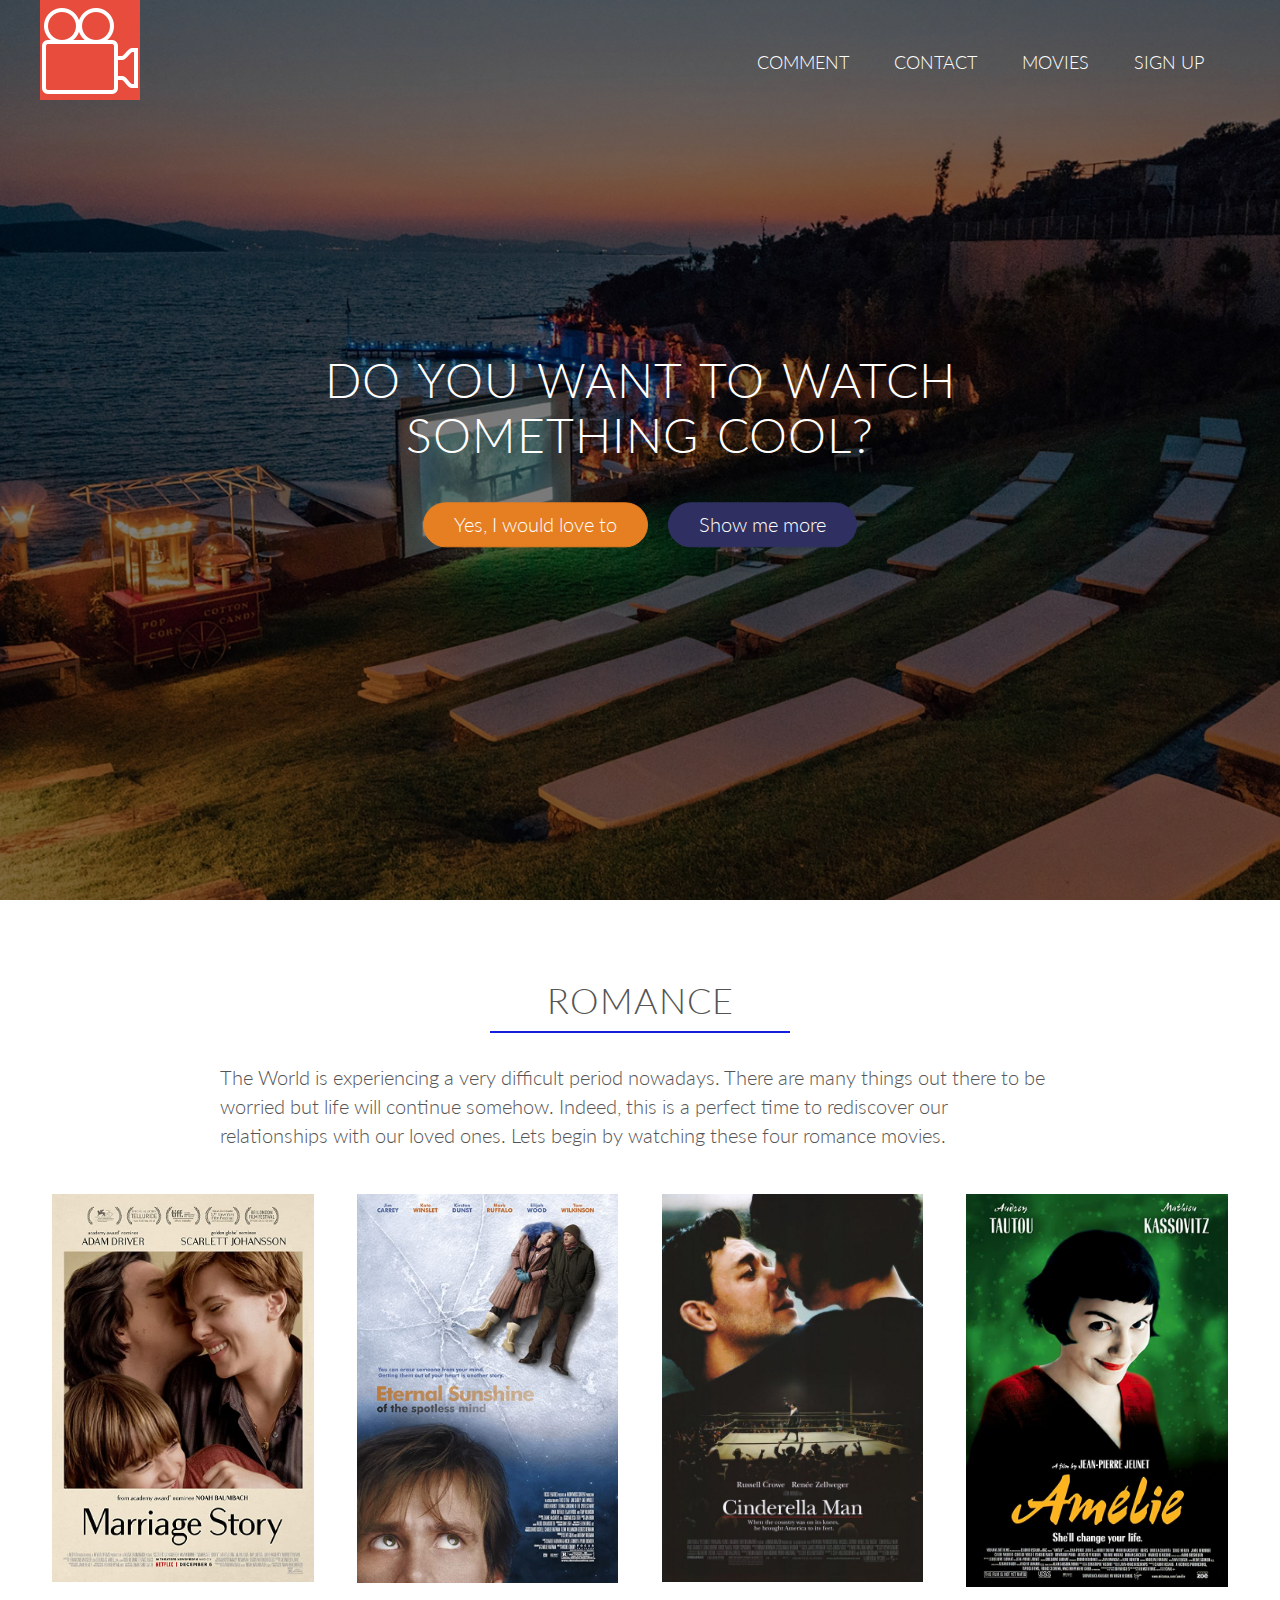
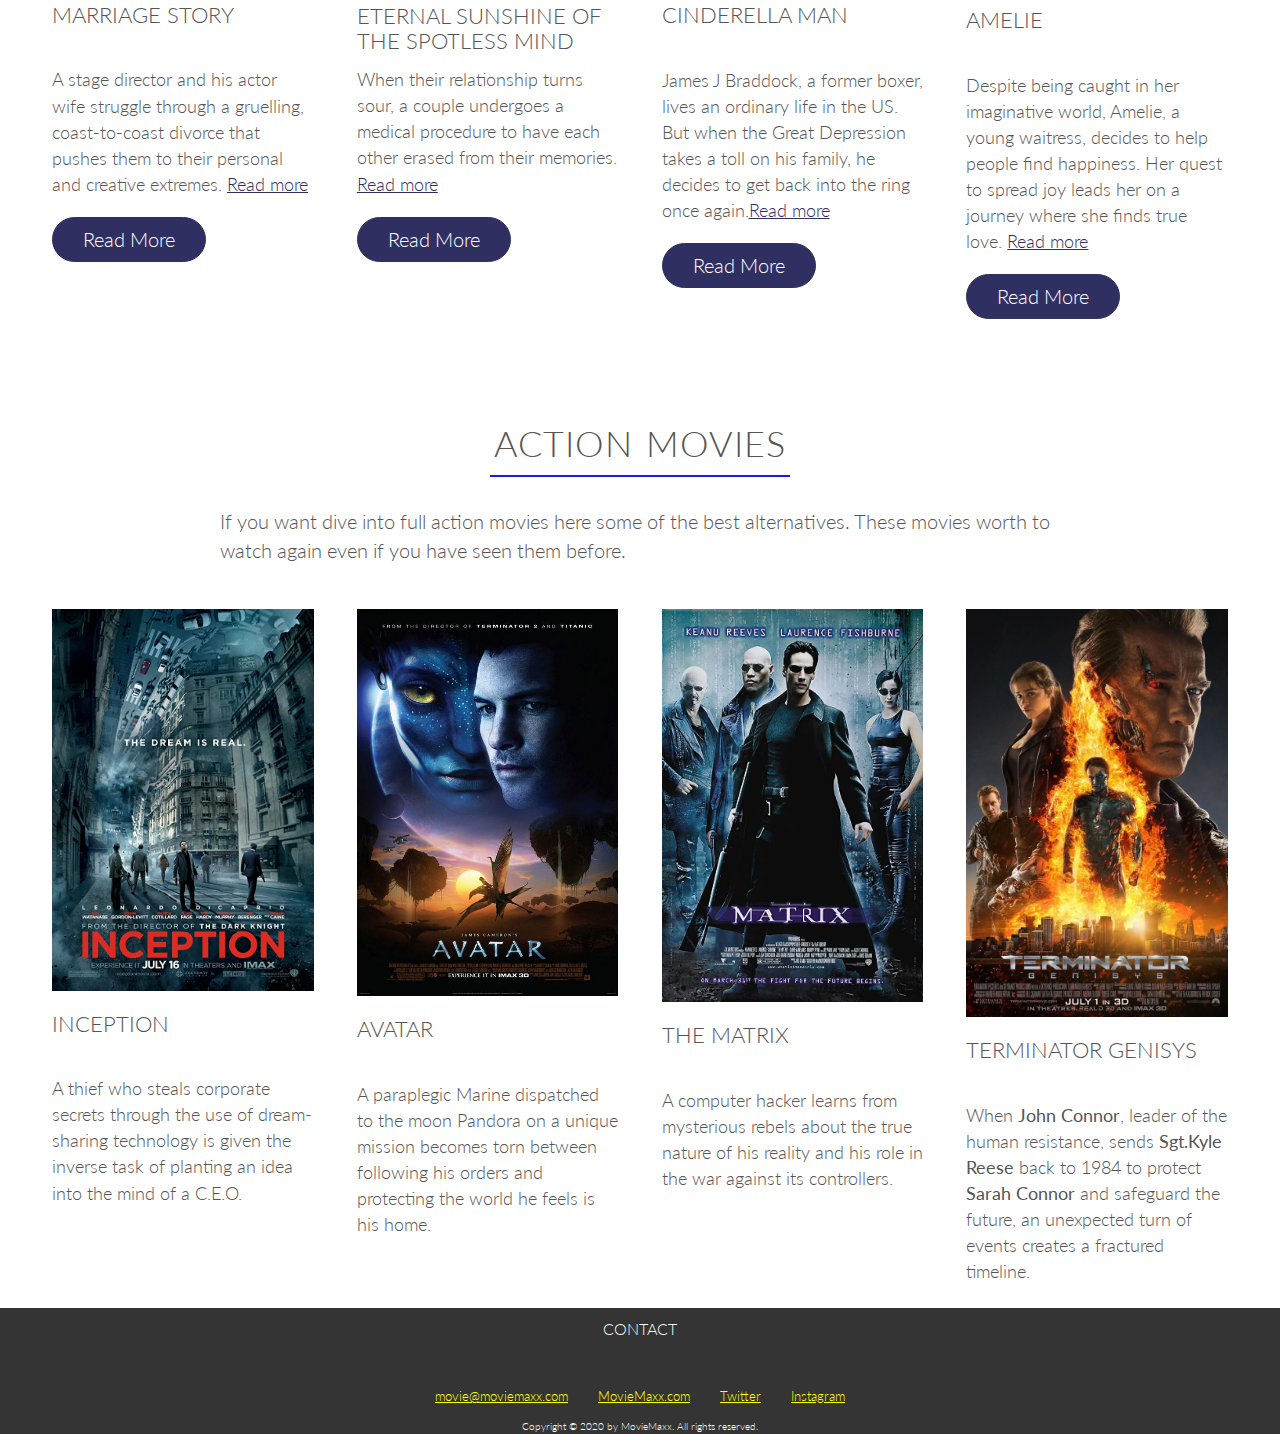
<file: index.html>
<!DOCTYPE html>
<html lang="en">

<head>
    <link rel="stylesheet" type="text/css" href="external/css/normalize.css">
    <link rel="stylesheet" type="text/css" href="external/css/grid.css">
    <link rel="stylesheet" type="text/css" href="resources/css/style.css">
    <link href="https://fonts.googleapis.com/css?family=Lato:300i,400&display=swap" rel="stylesheet">
    <meta charset="UTF-8">
    <title>MovieMaxx</title>
</head>

<body>
<header>
    <nav>
        <div class="row">
            <img src="resources/img/icons8-documentary-100.png" alt="MovieMaxx logo" class="logo">
            <ul class="main-nav">
                <li><a href="comment.html">Comment</a></li>
                <li><a href="contact">Contact</a></li>
                <li><a href="movies.html">Movies</a></li>
                <li><a href="signup.html">Sign up</a></li>
            </ul>
        </div>
    </nav>
    <div class="header-text-box">
        <h1>DO YOU WANT TO WATCH <br> SOMETHING COOL?</h1>
        <div class="buttons">
        <a class="btn btn-full" href="#">Yes, I would love to</a>
        <a class="btn btn-ghost" href="#">Show me more</a>
        </div>
    </div>
</header>
<section class="section-features">
    <div class="row">
        <h2> ROMANCE </h2>
        <p class="long-copy">
            The World is experiencing a very difficult period nowadays.
            There are many things out there to be worried but life will continue somehow.
            Indeed, this is a perfect time to rediscover our relationships with our loved ones.
            Lets begin by watching these four romance movies.

        </p>
    </div>


    <div class="row">
        <div class="col span-1-of-4 box">
            <img class="movie-image" src="resources/img/1.jpg" alt="movie image">
            <h3> MARRIAGE STORY </h3>
            <p>A stage director and his actor wife struggle through a gruelling,
                coast-to-coast divorce that pushes them to their personal and creative extremes. <a
                        href="https://www.imdb.com/title/tt7653254/?ref_=nv_sr_srsg_0" target="_blank">Read more</a>
            </p>

            <a class="btn  btn-ghost" href="https://www.imdb.com/title/tt7653254/?ref_=nv_sr_srsg_0" target="_blank">Read
                More</a>


        </div>


        <div class="col span-1-of-4 box">
            <img class="movie-image" src="resources/img/2.jpg" alt="">

            <h3 id="double-line"> Eternal Sunshine of the Spotless Mind </h3>
            <p> When their relationship turns sour,
                a couple undergoes a medical procedure to have each other erased from their memories. <a
                        href="https://www.imdb.com/title/tt0338013/?ref_=nv_sr_srsg_0" target="_blank">Read more</a>

            </p>

            <a class="btn  btn-ghost" href="https://www.imdb.com/title/tt7653254/?ref_=nv_sr_srsg_0" target="_blank">Read
                More</a>
        </div>
        <div class="col span-1-of-4 box">
            <img class="movie-image" src="resources/img/3.jpg" alt="">

            <h3> CINDERELLA MAN </h3>
            <p>
                James J Braddock, a former boxer, lives an ordinary life in the US.
                But when the Great Depression takes a toll on his family, he decides to get back into the ring once
                again.<a href="https://www.imdb.com/title/tt0352248/?ref_=nv_sr_srsg_0" target="_blank">Read more</a>
            </p>
            <a class="btn  btn-ghost" href="https://www.imdb.com/title/tt7653254/?ref_=nv_sr_srsg_0" target="_blank">Read
                More</a>
        </div>
        <div class="col span-1-of-4 box">
            <img class="movie-image" src="resources/img/4.jpg" alt="">

            <h3> AMELIE </h3>
            <p>
                Despite being caught in her imaginative world,
                Amelie, a young waitress, decides to help people find happiness.
                Her quest to spread joy leads her on a journey where she finds true love. <a
                    href="https://www.imdb.com/title/tt0211915/?ref_=fn_al_tt_1" target="_blank">Read more</a>
            </p>
            <a class="btn  btn-ghost" href="https://www.imdb.com/title/tt7653254/?ref_=nv_sr_srsg_0" target="_blank">Read
                More</a>
        </div>

    </div>
</section>


<section class="section-features">
    <div class="row">
        <h2> ACTION MOVIES </h2>
        <p class="long-copy">
            If you want dive into full action movies here some of the best alternatives. These movies worth to watch
            again even if you have seen them before.
        </p>
    </div>
    <div class="row">
        <div class="col span-1-of-4 box">
            <img class="movie-image" src="resources/img/5.jpg" alt="">
            <h3> Inception </h3>
            <p>A thief who steals corporate secrets through the use of dream-sharing technology
                is given the inverse task of planting an idea into the mind of a C.E.O.
            </p>
        </div>
        <div class="col span-1-of-4 box">
            <img class="movie-image" src="resources/img/6.jpg" alt="">

            <h3> Avatar </h3>
            <p>A paraplegic Marine dispatched to the moon Pandora on a unique mission becomes torn between following his
                orders and protecting the world he feels is his home.
            </p>
        </div>
        <div class="col span-1-of-4 box">
            <img class="movie-image" src="resources/img/7.jpg" alt="">

            <h3> The Matrix </h3>
            <p>
                A computer hacker learns from mysterious rebels about the true nature of
                his reality and his role in the war against its controllers.
            </p>
        </div>
        <div class="col span-1-of-4 box">
            <img class="movie-image" src="resources/img/8.jpg" alt="">

            <h3> Terminator Genisys </h3>
            <p>
                When <b>John Connor</b>, leader of the human resistance,
                sends <b>Sgt.Kyle Reese</b> back to 1984 to protect <b>Sarah Connor</b> and safeguard the future,
                an unexpected turn of events creates a fractured timeline.
            </p>
        </div>

    </div>
</section>


<footer>
    <div class="row">

        <div class="content-wrap">
            <h3>CONTACT</h3>

            <ul class="contact-list">
                <li><a href="mailto:movie@moviemaxx.com">movie@moviemaxx.com</a></li>
                <li><a href="http://MovieMaxx.com" target="_blank">MovieMaxx.com</a></li>
                <li><a href="http://twitter.com/MovieMaxx" target="_blank">Twitter</a></li>
                <li><a href="#" target="_blank">Instagram</a></li>
            </ul>


        </div>

        <div class="row">
            <p>
              <small> Copyright &copy; 2020 by MovieMaxx. All rights reserved. </small>
            </p>
        </div>
    </div>
</footer>

</body>

</html>
</file>
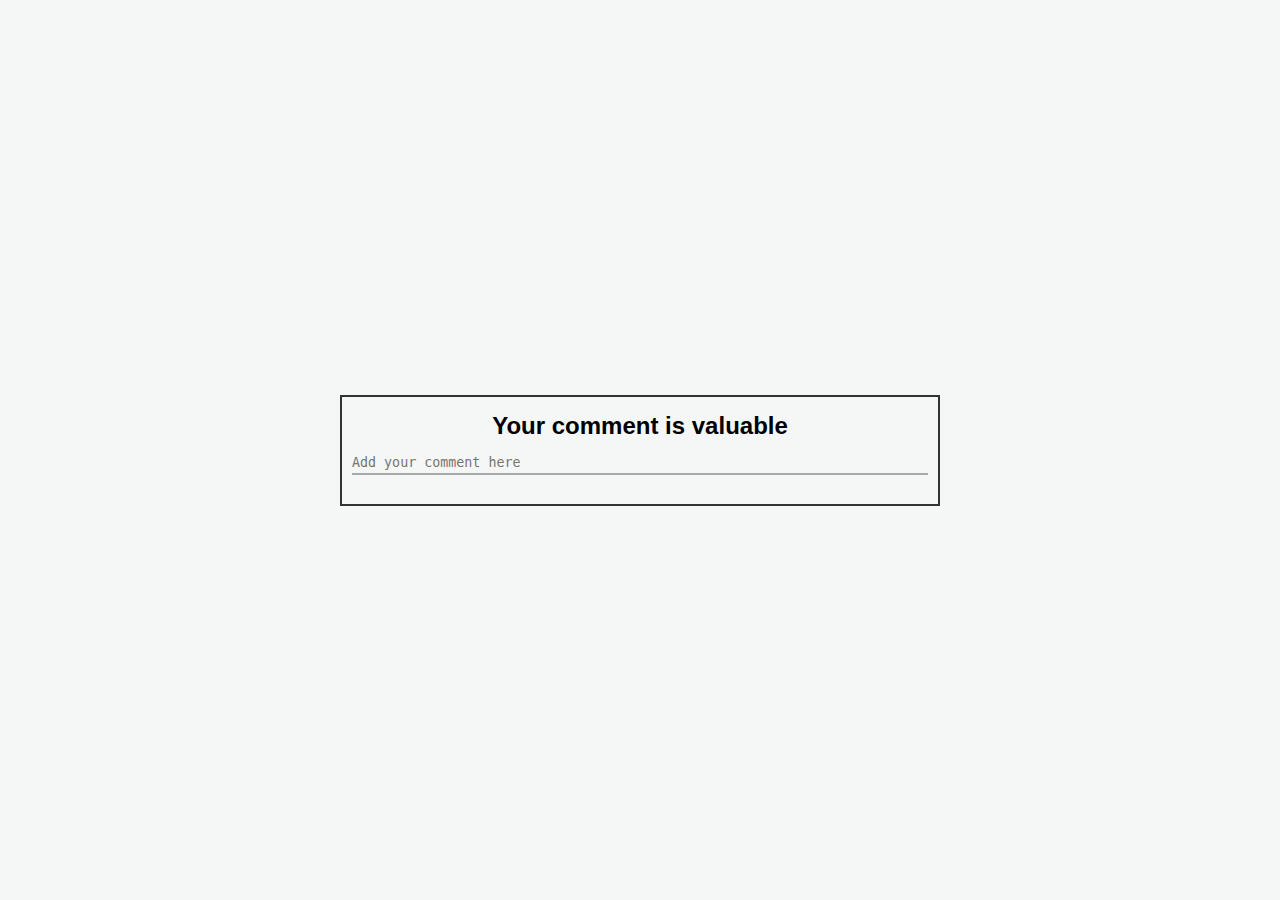
<file: comment.html>
<!DOCTYPE html>
<html  lang="en">
        <head >
            <meta charset="UTF-8">
            <title>Comment</title>
            <link rel="stylesheet" type="text/css" href="resources/css/comment.css">
        </head>
        <body >
            <div class="container">
                <h2>Your comment is valuable</h2>
                <form>
                    <textarea placeholder='Add your comment here'></textarea>
                    <div class="btn">
                        <input type="submit" value='SEND'>
                        <button id='clear'>Cancel</button>
                    </div>
                </form>
            </div>
        
        
            <script src='resources/js/plugin.js'></script>
        </body>
</html>
</file>
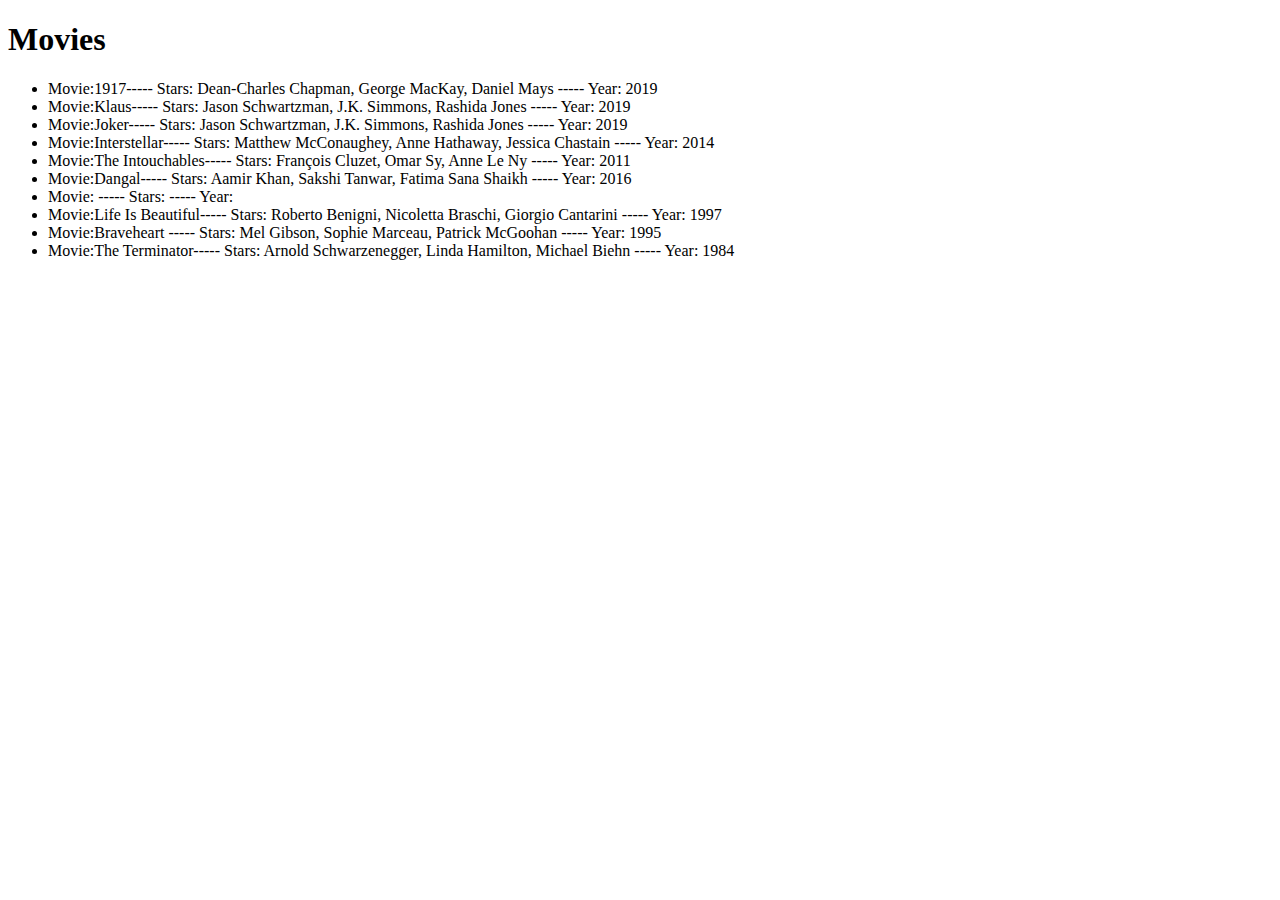
<file: movies.html>
<!DOCTYPE html>
<html lang="en">
<head>
    <meta charset="UTF-8">
    <title>Movies</title>
</head>
<body>
<h1>Movies</h1>
<ul id="movies"></ul>
<script src="resources/js/fetch.js"></script>
</body>
</file>
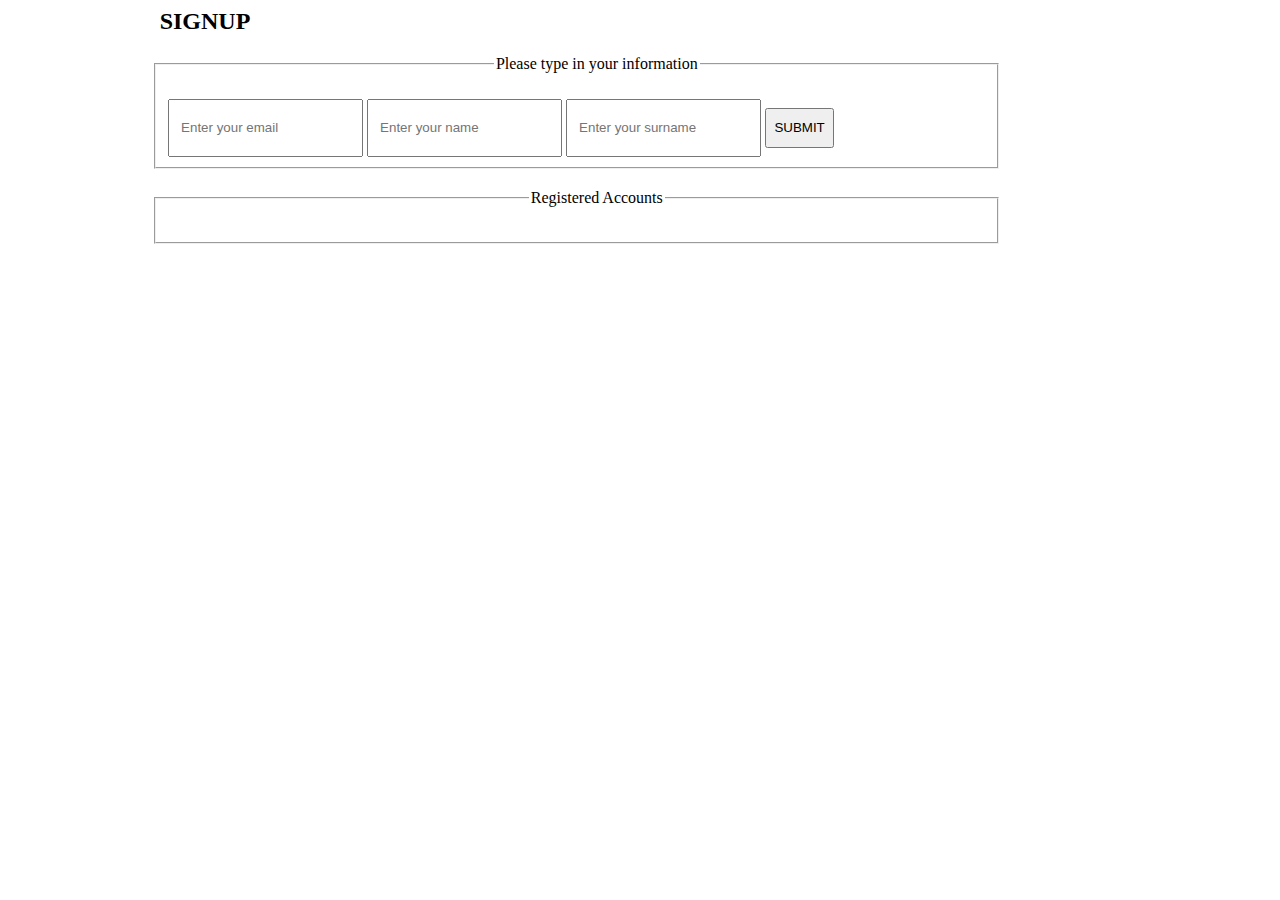
<file: signup.html>
<!DOCTYPE html>
<html lang="en">
<head>
    <meta charset="UTF-8">
    <title>Signup</title>
    <link rel="stylesheet" href="resources/css/storage.css">

</head>
<body>
<h2>SIGNUP</h2>
<div class="input-data">
<fieldset>
    <legend>Please type in your information</legend>
    <input id="inpEmail" type="text" placeholder=" Enter your email">
    <input id="inpName" type="text" placeholder=" Enter your name">
    <input id="inpSurname" type="text" placeholder=" Enter your surname">
    <button type="button" id="btnInsert"> SUBMIT</button>
</fieldset>
</div>

<div class="output">
<fieldset>
    <legend>Registered Accounts</legend>
    <div id="lsOutput"></div>
</fieldset>
</div>
<script type="text/javascript" src="resources/js/storage.js"></script>
</body>


</html>
</file>
<file: external/css/grid.css>
/*  SECTIONS  ============================================================================= */

.section {
	clear: both;
	padding: 0px;
	margin: 0px;
}

/*  GROUPING  ============================================================================= */

.row {
    zoom: 1; /* For IE 6/7 (trigger hasLayout) */
}

.row:before,
.row:after {
    content:"";
    display:table;
}
.row:after {
    clear:both;
}

/*  GRID COLUMN SETUP   ==================================================================== */

.col {
	display: block;
	float:left;
	margin: 1% 0 1% 1.6%;
}

.col:first-child { margin-left: 0; } /* all browsers except IE6 and lower */


/*  REMOVE MARGINS AS ALL GO FULL WIDTH AT 480 PIXELS */

@media only screen and (max-width: 480px) {
	.col { 
		/*margin: 1% 0 1% 0%;*/
        margin: 0;
	}
}


/*  GRID OF TWO   ============================================================================= */


.span-2-of-2 {
	width: 100%;
}

.span-1-of-2 {
	width: 49.2%;
}

/*  GO FULL WIDTH AT LESS THAN 480 PIXELS */

@media only screen and (max-width: 480px) {
	.span-2-of-2 {
		width: 100%; 
	}
	.span-1-of-2 {
		width: 100%; 
	}
}


/*  GRID OF THREE   ============================================================================= */

	
.span-3-of-3 {
	width: 100%; 
}

.span-2-of-3 {
	width: 66.13%; 
}

.span-1-of-3 {
	width: 32.26%; 
}


/*  GO FULL WIDTH AT LESS THAN 480 PIXELS */

@media only screen and (max-width: 480px) {
	.span-3-of-3 {
		width: 100%; 
	}
	.span-2-of-3 {
		width: 100%; 
	}
	.span-1-of-3 {
		width: 100%;
	}
}

/*  GRID OF FOUR   ============================================================================= */

	
.span-4-of-4 {
	width: 100%; 
}

.span-3-of-4 {
	width: 74.6%; 
}

.span-2-of-4 {
	width: 49.2%; 
}

.span-1-of-4 {
	width: 23.8%; 
}


/*  GO FULL WIDTH AT LESS THAN 480 PIXELS */

@media only screen and (max-width: 480px) {
	.span-4-of-4 {
		width: 100%; 
	}
	.span-3-of-4 {
		width: 100%; 
	}
	.span-2-of-4 {
		width: 100%; 
	}
	.span-1-of-4 {
		width: 100%; 
	}
}


/*  GRID OF FIVE   ============================================================================= */

	
.span-5-of-5 {
	width: 100%;
}

.span-4-of-5 {
  	width: 79.68%; 
}

.span-3-of-5 {
  	width: 59.36%; 
}

.span-2-of-5 {
  	width: 39.04%;
}

.span-1-of-5 {
  	width: 18.72%;
}


/*  GO FULL WIDTH AT LESS THAN 480 PIXELS */

@media only screen and (max-width: 480px) {
	.span-5-of-5 {
		width: 100%; 
	}
	.span-4-of-5 {
		width: 100%; 
	}
	.span-3-of-5 {
		width: 100%; 
	}
	.span-2-of-5 {
		width: 100%; 
	}
	.span-1-of-5 {
		width: 100%; 
	}
}


/*  GRID OF SIX   ============================================================================= */


.span-6-of-6 {
	width: 100%;
}

.span-5-of-6 {
  	width: 83.06%;
}

.span-4-of-6 {
  	width: 66.13%;
}

.span-3-of-6 {
  	width: 49.2%;
}

.span-2-of-6 {
  	width: 32.26%;
}

.span-1-of-6 {
  	width: 15.33%;
}


/*  GO FULL WIDTH AT LESS THAN 480 PIXELS */

@media only screen and (max-width: 480px) {
	.span-6-of-6 {
		width: 100%; 
	}
	.span-5-of-6 {
		width: 100%; 
	}
	.span-4-of-6 {
		width: 100%; 
	}
	.span-3-of-6 {
		width: 100%; 
	}
	.span-2-of-6 {
		width: 100%; 
	}
	.span-1-of-6 {
		width: 100%; 
	}
}



/*  GRID OF SEVEN   ============================================================================= */


.span-7-of-7 {
	width: 100%;
}

.span-6-of-7 {
	width: 85.48%;
}

.span-5-of-7 {
  	width: 70.97%;
}

.span-4-of-7 {
  	width: 56.45%;
}

.span-3-of-7 {
  	width: 41.94%;
}

.span-2-of-7 {
  	width: 27.42%;
}

.span-1-of-7 {
  	width: 12.91%;
}


/*  GO FULL WIDTH AT LESS THAN 480 PIXELS */

@media only screen and (max-width: 480px) {
	.span-7-of-7 {
		width: 100%; 
	}
	.span-6-of-7 {
		width: 100%; 
	}
	.span-5-of-7 {
		width: 100%; 
	}
	.span-4-of-7 {
		width: 100%; 
	}
	.span-3-of-7 {
		width: 100%; 
	}
	.span-2-of-7 {
		width: 100%; 
	}
	.span-1-of-7 {
		width: 100%; 
	}
}


/*  GRID OF EIGHT   ============================================================================= */

	
.span-8-of-8 {
	width: 100%;
}

.span-7-of-8 {
	width: 87.3%; 
}

.span-6-of-8 {
	width: 74.6%; 
}

.span-5-of-8 {
	width: 61.9%; 
}

.span-4-of-8 {
	width: 49.2%; 
}

.span-3-of-8 {
	width: 36.5%;
}

.span-2-of-8 {
	width: 23.8%; 
}

.span-1-of-8 {
	width: 11.1%; 
}


/*  GO FULL WIDTH AT LESS THAN 480 PIXELS */

@media only screen and (max-width: 480px) {
	.span-8-of-8 {
		width: 100%; 
	}
	.span-7-of-8 {
		width: 100%; 
	}
	.span-6-of-8 {
		width: 100%; 
	}
	.span-5-of-8 {
		width: 100%; 
	}
	.span-4-of-8 {
		width: 100%; 
	}
	.span-3-of-8 {
		width: 100%; 
	}
	.span-2-of-8 {
		width: 100%; 
	}
	.span-1-of-8 {
		width: 100%; 
	}
}


/*  GRID OF NINE   ============================================================================= */


.span-9-of-9 {
	width: 100%;
}

.span-8-of-9 {
	width: 88.71%;
}

.span-7-of-9 {
	width: 77.42%; 
}

.span-6-of-9 {
	width: 66.13%; 
}

.span-5-of-9 {
	width: 54.84%; 
}

.span-4-of-9 {
	width: 43.55%; 
}

.span-3-of-9 {
	width: 32.26%;
}

.span-2-of-9 {
	width: 20.97%; 
}

.span-1-of-9 {
	width: 9.68%; 
}


/*  GO FULL WIDTH AT LESS THAN 480 PIXELS */

@media only screen and (max-width: 480px) {
	.span-9-of-9 {
		width: 100%; 
	}
	.span-8-of-9 {
		width: 100%; 
	}
	.span-7-of-9 {
		width: 100%; 
	}
	.span-6-of-9 {
		width: 100%; 
	}
	.span-5-of-9 {
		width: 100%; 
	}
	.span-4-of-9 {
		width: 100%; 
	}
	.span-3-of-9 {
		width: 100%; 
	}
	.span-2-of-9 {
		width: 100%; 
	}
	.span-1-of-9 {
		width: 100%; 
	}
}


/*  GRID OF TEN   ============================================================================= */


.span-10-of-10 {
	width: 100%;
}

.span-9-of-10 {
	width: 89.84%;
}

.span-8-of-10 {
	width: 79.68%;
}

.span-7-of-10 {
	width: 69.52%; 
}

.span-6-of-10 {
	width: 59.36%; 
}

.span-5-of-10 {
	width: 49.2%; 
}

.span-4-of-10 {
	width: 39.04%; 
}

.span-3-of-10 {
	width: 28.88%;
}

.span-2-of-10 {
	width: 18.72%; 
}

.span-1-of-10 {
	width: 8.56%; 
}


/*  GO FULL WIDTH AT LESS THAN 480 PIXELS */

@media only screen and (max-width: 480px) {
	.span-10-of-10 {
		width: 100%; 
	}
	.span-9-of-10 {
		width: 100%; 
	}
	.span-8-of-10 {
		width: 100%; 
	}
	.span-7-of-10 {
		width: 100%; 
	}
	.span-6-of-10 {
		width: 100%; 
	}
	.span-5-of-10 {
		width: 100%; 
	}
	.span-4-of-10 {
		width: 100%; 
	}
	.span-3-of-10 {
		width: 100%; 
	}
	.span-2-of-10 {
		width: 100%; 
	}
	.span-1-of-10 {
		width: 100%; 
	}
}


/*  GRID OF ELEVEN   ============================================================================= */

.span-11-of-11 {
	width: 100%;
}

.span-10-of-11 {
	width: 90.76%;
}

.span-9-of-11 {
	width: 81.52%;
}

.span-8-of-11 {
	width: 72.29%;
}

.span-7-of-11 {
	width: 63.05%; 
}

.span-6-of-11 {
	width: 53.81%; 
}

.span-5-of-11 {
	width: 44.58%; 
}

.span-4-of-11 {
	width: 35.34%; 
}

.span-3-of-11 {
	width: 26.1%;
}

.span-2-of-11 {
	width: 16.87%; 
}

.span-1-of-11 {
	width: 7.63%; 
}


/*  GO FULL WIDTH AT LESS THAN 480 PIXELS */

@media only screen and (max-width: 480px) {
	.span-11-of-11 {
		width: 100%; 
	}
	.span-10-of-11 {
		width: 100%; 
	}
	.span-9-of-11 {
		width: 100%; 
	}
	.span-8-of-11 {
		width: 100%; 
	}
	.span-7-of-11 {
		width: 100%; 
	}
	.span-6-of-11 {
		width: 100%; 
	}
	.span-5-of-11 {
		width: 100%; 
	}
	.span-4-of-11 {
		width: 100%; 
	}
	.span-3-of-11 {
		width: 100%; 
	}
	.span-2-of-11 {
		width: 100%; 
	}
	.span-1-of-11 {
		width: 100%; 
	}
}


/*  GRID OF TWELVE   ============================================================================= */

.span-12-of-12 {
	width: 100%;
}

.span-11-of-12 {
	width: 91.53%;
}

.span-10-of-12 {
	width: 83.06%;
}

.span-9-of-12 {
	width: 74.6%;
}

.span-8-of-12 {
	width: 66.13%;
}

.span-7-of-12 {
	width: 57.66%; 
}

.span-6-of-12 {
	width: 49.2%; 
}

.span-5-of-12 {
	width: 40.73%; 
}

.span-4-of-12 {
	width: 32.26%; 
}

.span-3-of-12 {
	width: 23.8%;
}

.span-2-of-12 {
	width: 15.33%; 
}

.span-1-of-12 {
	width: 6.86%; 
}


/*  GO FULL WIDTH AT LESS THAN 480 PIXELS */

@media only screen and (max-width: 480px) {
	.span-12-of-12 {
		width: 100%; 
	}
	.span-11-of-12 {
		width: 100%; 
	}
	.span-10-of-12 {
		width: 100%; 
	}
	.span-9-of-12 {
		width: 100%; 
	}
	.span-8-of-12 {
		width: 100%; 
	}
	.span-7-of-12 {
		width: 100%; 
	}
	.span-6-of-12 {
		width: 100%; 
	}
	.span-5-of-12 {
		width: 100%; 
	}
	.span-4-of-12 {
		width: 100%; 
	}
	.span-3-of-12 {
		width: 100%; 
	}
	.span-2-of-12 {
		width: 100%; 
	}
	.span-1-of-12 {
		width: 100%; 
	}
}
</file>
<file: resources/css/style.css>
* {
    margin: 0;
    padding: 0;
    box-sizing: border-box;


}

html {
    background-color: #fff;
    color: #555;
    font-family: 'Lato', 'Caveat', sans-serif;
    font-size: 20px;
    font-weight: 300;
    text-rendering: optimizeLegibility;
}

.row {
    max-width: 1200px;
    margin: 0 auto;
}

section {
    padding: 80px 0 0;
}

.box {
    padding: 1%;
}

h1,
h2,
h3 {

    font-weight: 300;
    text-transform: uppercase;
}

h1 {
    margin-top: 0;
    margin-bottom: 20px;
    color: #fff;
    font-size: 240%;
    word-spacing: 4px;
    letter-spacing: 1px;


}


h2 {

    font-size: 180%;
    word-spacing: 2px;
    text-align: center;
    margin-bottom: 30px;
    letter-spacing: 1px;

}

h3 {
    font-size: 110%;
    margin-bottom: 15%;
}


#double-line {
    margin-bottom: 5%;

}

h2:after {
    display: block;
    height: 2px;
    background-color: #161ede;
    content: " ";
    width: 300px;
    margin: 0 auto;
    margin-top: 10px;

}

.row p a {

    color: #2F3061;


}


p a:hover {

    text-decoration: none;
}


/* --------        PARAGRAPHS       -----------*/

.long-copy {

    line-height: 145%;
    width: 70%;
    margin-left: 15%;
}

.box p {
    font-size: 90%;
    line-height: 145%;
}

/* --------        ICONS       -----------*/


/* --------        IMAGES        -----------*/

.movie-image {
    max-width: 100%;
    height: auto;
    margin-bottom: 20px;
    margin-top: 20px;


}

/* --------        BUTTONS        -----------*/

.btn:link,
.btn:visited {
    display: inline-block;
    padding: 10px 30px;
    font-weight: 300;
    text-decoration: none;
    border-radius: 200px;
    transition: background-color 0.4s, border 0.4s, color 0.4s;
}

.btn-full:link,
.btn-full:visited {

    background-color: #e67e22;
    border: 1px solid #e67e22;
    color: #fff;
    margin-right: 15px;

}

.btn-ghost:link,
.btn-ghost:visited {
    background-color: #2F3061;
    border: 1px solid #2F3061;
    color: #fff;
    margin-top: 20px;
}


.btn-full:hover,
.btn-full:active {
    background-color: #2F3061;
    border: 1px solid #e67e22;
    color: #fff;

}

.btn-ghost:hover,
.btn-ghost:active {
    background-color: #e67e22;
    border: 1px solid #e67e22;
    color: #fff;
}


/* --------        LOGO       -----------*/

.logo {
    height: 100px;
    width: auto;
    float: left;

    /* --------        MENU       -----------*/


}

.main-nav {
    float: right;
    list-style: none;
    margin-top: 50px;
    margin-right: 3%;

}

.main-nav li {
    display: inline-block;
    margin-left: 40px;
}

.main-nav li a:link,
.main-nav li a:visited {
    padding: 6px 0;
    color: #fff;
    text-decoration: none;
    text-transform: uppercase;
    font-size: 90%;
    border-bottom: 2px solid transparent;
    transition: border-bottom 0.2s;

}

.main-nav li a:hover,
.main-nav li a:active {
    border-bottom: 2px solid #e67e22;


}


/* --------        HEADER        -----------*/

header {
    background-image: linear-gradient(rgba(0, 0, 0, 0.5), rgba(0, 0, 0, 0.5)), url("img/header.jpg");
    height: 100vh;
    background-size: cover;
    background-position: center;
}


.header-text-box {
    position: absolute;
    width: 1200px;
    top: 50%;
    left: 50%;
    transform: translate(-50%, -50%);
}


/* --------       FOOTER       -----------*/
footer {
    font-size: 90%;
    background: #343434;
    color: #F7FFF7;
    text-align: center;


}

footer h3 {

    margin-top: 1%;
    margin-bottom: 3%;
    font-size: 90%;
}

footer li a {
    color: yellow;
    font-size: 70%;

}

footer p {
    font-size: 70%
}


.contact-list {
    list-style-type: none;
    padding: 0;
}

.contact-list a {
    padding: 15px;
    display: inline-block;
}


@media screen and (min-width: 750px) {
    header, footer {
        text-align: center;
    }

    .row img {
        float: left;
        margin-right: 20px;
    }

    .contact-list {
        display: flex;
        justify-content: center;
    }

    .buttons {
        text-align: center;

    }
}

@media screen and (max-width: 749px) {
    nav .main-nav {
        text-align: center;

    }

    header h1 {
        text-align: center;
        font-size: 110%;
    }

    h1 {
        font-size: 50%;
        line-height: 0.9;
        margin-bottom: 20px;
    }

    h2 {
        line-height: 1;
    }

    .contact-list a {
        padding: 5px;
    }

    .buttons {
        text-align: center;
        font-size: 80%;
    }

    .main-nav{
        font-size:80% ;
    }
    img {
        float: left;

    }
}
</file>
<file: resources/css/comment.css>
*
{
    margin: 0;
    padding: 0;
    box-sizing: border-box;
}

body
{
    display: flex;
    justify-content: center;
    align-items: center;
    height: 100vh;
    background-color: #f5f6f6;
    font-family: 'Roboto', sans-serif;
}
.container
{
    width: 600px;
    border: 2px solid #333;
    padding: 15px 10px;
}
.container h2
{
    text-align: center;
    margin-bottom: 15px
}
textarea
{
    height: 20px;
    width: 100%;
    border: none;
    border-bottom: 2px solid #aaa;
    background-color: transparent;
    margin-bottom: 10px;
    resize: none;
    outline: none;
    transition: .5s
}

input[type="submit"], button
{
    padding: 10px 15px;
    border: none;
    outline: none;
    border-radius: 5px;
    text-transform: uppercase;
    font-weight: bold;
    cursor: pointer;
}
input[type="submit"]
{
    color: #fff;
    background-color: #E84423;
}
button
{
    color: #333;
    background-color: transparent
}
.btn
{
    display: none
}
</file>
<file: resources/css/storage.css>
h2 {
    margin: 0 20% 0 12%;
}

input, button {

    padding: 7px;
    height: 40px;
}

fieldset {
    margin: 20px;
}

legend {
    margin: 20px;
    text-align: center;
}

div {
    margin: 0 20% 0 10%;
    display: block;
    justify-content: center;
}
</file>
